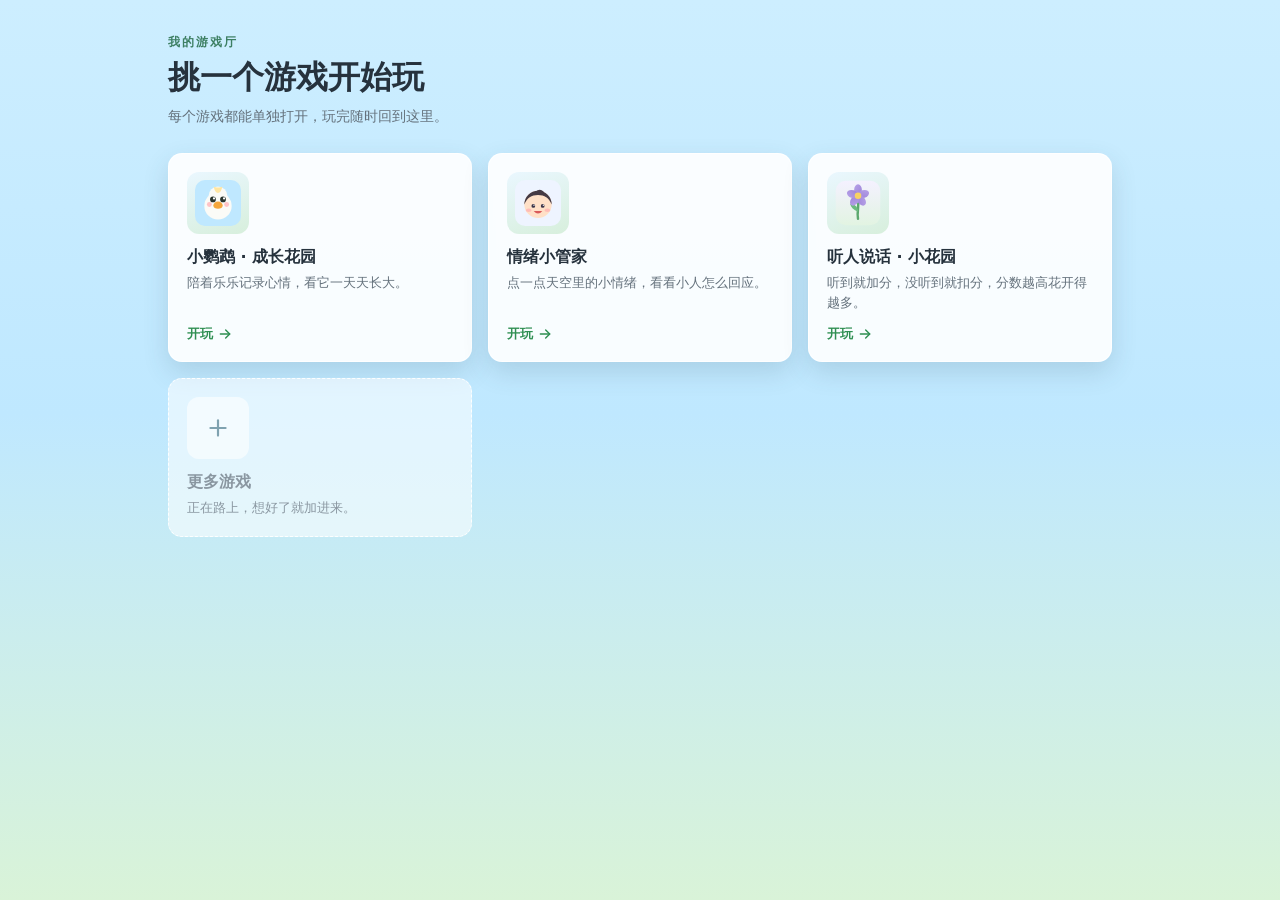
<file: index.html>
<!doctype html>
<html lang="zh-CN">
  <head>
    <meta charset="UTF-8" />
    <meta name="viewport" content="width=device-width, initial-scale=1, viewport-fit=cover" />
    <meta name="theme-color" content="#bfe8ff" />
    <meta name="description" content="我的小游戏厅：挑一个游戏开始玩。" />
    <link rel="icon" href="./favicon.svg" type="image/svg+xml" />
    <title>我的游戏厅</title>
    <link rel="stylesheet" href="./lobby.css" />
  </head>
  <body>
    <main class="lobby">
      <header class="lobby-header">
        <p class="eyebrow">我的游戏厅</p>
        <h1>挑一个游戏开始玩</h1>
        <p class="lobby-sub">每个游戏都能单独打开，玩完随时回到这里。</p>
      </header>

      <!--
        新增游戏：在下面 .game-grid 里加一个 <a class="game-card">，
        并把 games/<目录>/ 建好。字段约定见 AGENTS.md。
      -->
      <ul class="game-grid">
        <li>
          <a class="game-card" href="./games/parrot/index.html">
            <span class="card-cover" aria-hidden="true">
              <img src="./favicon.svg" alt="" width="64" height="64" />
            </span>
            <span class="card-body">
              <span class="card-title">小鹦鹉 · 成长花园</span>
              <span class="card-desc">陪着乐乐记录心情，看它一天天长大。</span>
            </span>
            <span class="card-go" aria-hidden="true">
              开玩
              <svg viewBox="0 0 24 24">
                <path d="M5 12h14"></path>
                <path d="m13 6 6 6-6 6"></path>
              </svg>
            </span>
          </a>
        </li>

        <li>
          <a class="game-card" href="./games/emotion/index.html">
            <span class="card-cover" aria-hidden="true">
              <img src="./games/emotion/favicon.svg" alt="" width="64" height="64" />
            </span>
            <span class="card-body">
              <span class="card-title">情绪小管家</span>
              <span class="card-desc">点一点天空里的小情绪，看看小人怎么回应。</span>
            </span>
            <span class="card-go" aria-hidden="true">
              开玩
              <svg viewBox="0 0 24 24">
                <path d="M5 12h14"></path>
                <path d="m13 6 6 6-6 6"></path>
              </svg>
            </span>
          </a>
        </li>

        <li>
          <a class="game-card" href="./games/listen-garden/index.html">
            <span class="card-cover" aria-hidden="true">
              <img src="./games/listen-garden/favicon.svg" alt="" width="64" height="64" />
            </span>
            <span class="card-body">
              <span class="card-title">听人说话 · 小花园</span>
              <span class="card-desc">听到就加分，没听到就扣分，分数越高花开得越多。</span>
            </span>
            <span class="card-go" aria-hidden="true">
              开玩
              <svg viewBox="0 0 24 24">
                <path d="M5 12h14"></path>
                <path d="m13 6 6 6-6 6"></path>
              </svg>
            </span>
          </a>
        </li>

        <li>
          <div class="game-card is-soon" role="note">
            <span class="card-cover" aria-hidden="true">
              <svg viewBox="0 0 24 24">
                <path d="M12 5v14"></path>
                <path d="M5 12h14"></path>
              </svg>
            </span>
            <span class="card-body">
              <span class="card-title">更多游戏</span>
              <span class="card-desc">正在路上，想好了就加进来。</span>
            </span>
          </div>
        </li>
      </ul>
    </main>
  </body>
</html>
</file>
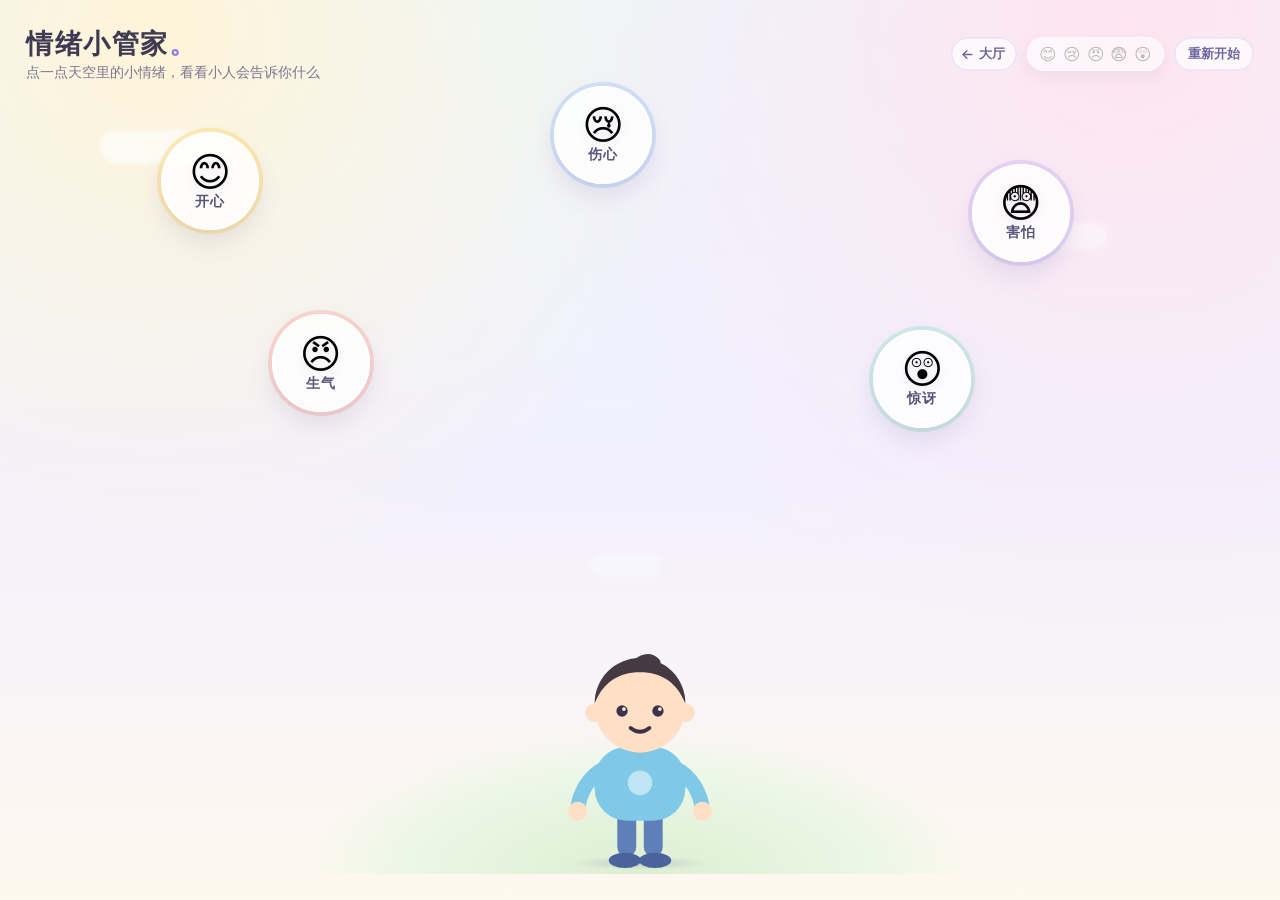
<file: games/emotion/index.html>
<!DOCTYPE html>
<html lang="zh-CN">
<head>
<meta charset="UTF-8">
<meta name="viewport" content="width=device-width, initial-scale=1.0">
<title>情绪小管家</title>
<link rel="icon" href="./favicon.svg" type="image/svg+xml">
<link rel="stylesheet" href="./styles.css">
</head>
<body>
<div class="game">

  <header class="topbar">
    <div class="title-wrap">
      <h1>情绪小管家<span class="dot">。</span></h1>
      <p class="subtitle">点一点天空里的小情绪，看看小人会告诉你什么</p>
    </div>
    <div class="tools">
      <a class="back-to-lobby" href="../../index.html" aria-label="返回游戏大厅">
        <svg viewBox="0 0 24 24" aria-hidden="true">
          <path d="M19 12H5"></path>
          <path d="m11 6-6 6 6 6"></path>
        </svg>
        <span>大厅</span>
      </a>
      <div class="stars" aria-label="已经认识的情绪">
        <span class="star" data-emotion="happy" title="开心">😊</span>
        <span class="star" data-emotion="sad" title="伤心">😢</span>
        <span class="star" data-emotion="angry" title="生气">😠</span>
        <span class="star" data-emotion="scared" title="害怕">😨</span>
        <span class="star" data-emotion="surprised" title="惊讶">😲</span>
      </div>
      <button class="ghost" id="resetBtn" type="button">重新开始</button>
    </div>
  </header>

  <main class="sky" id="sky">
    <div class="cloud c1"></div>
    <div class="cloud c2"></div>
    <div class="cloud c3"></div>

    <div class="slot" data-pos="happy" style="left:15%;top:18%;animation-delay:-.4s">
      <button class="emotion" type="button" data-emotion="happy" aria-label="开心">
        <span class="face" aria-hidden="true">😊</span>
        <span class="name">开心</span>
      </button>
    </div>

    <div class="slot" data-pos="sad" style="left:47%;top:9%;animation-delay:-2.1s">
      <button class="emotion" type="button" data-emotion="sad" aria-label="伤心">
        <span class="face" aria-hidden="true">😢</span>
        <span class="name">伤心</span>
      </button>
    </div>

    <div class="slot" data-pos="angry" style="left:24%;top:53%;animation-delay:-3.2s">
      <button class="emotion" type="button" data-emotion="angry" aria-label="生气">
        <span class="face" aria-hidden="true">😠</span>
        <span class="name">生气</span>
      </button>
    </div>

    <div class="slot" data-pos="scared" style="left:81%;top:24%;animation-delay:-1.2s">
      <button class="emotion" type="button" data-emotion="scared" aria-label="害怕">
        <span class="face" aria-hidden="true">😨</span>
        <span class="name">害怕</span>
      </button>
    </div>

    <div class="slot" data-pos="surprised" style="left:73%;top:56%;animation-delay:-2.8s">
      <button class="emotion" type="button" data-emotion="surprised" aria-label="惊讶">
        <span class="face" aria-hidden="true">😲</span>
        <span class="name">惊讶</span>
      </button>
    </div>
  </main>

  <section class="ground">
    <div class="shadow" aria-hidden="true"></div>

    <div class="person" id="person">
      <div class="halo" aria-hidden="true"></div>
      <div class="bubble" id="bubble" role="status" aria-live="polite"></div>
      <div class="surprise-mark" id="surpriseMark" aria-hidden="true">！</div>

      <svg viewBox="0 0 220 262" role="img" aria-label="情绪小管家小人">
        <!-- 腿 -->
        <rect x="86" y="196" width="20" height="50" rx="10" fill="#5f7fb8"/>
        <rect x="114" y="196" width="20" height="50" rx="10" fill="#5f7fb8"/>
        <ellipse cx="94" cy="250" rx="17" ry="8" fill="#4a639a"/>
        <ellipse cx="126" cy="250" rx="17" ry="8" fill="#4a639a"/>
        <!-- 手臂 -->
        <path d="M74 152 C 54 162, 46 180, 44 196" fill="none" stroke="#7fc8e8" stroke-width="16" stroke-linecap="round"/>
        <path d="M146 152 C 166 162, 174 180, 176 196" fill="none" stroke="#7fc8e8" stroke-width="16" stroke-linecap="round"/>
        <circle cx="44" cy="198" r="10" fill="#ffe0c7"/>
        <circle cx="176" cy="198" r="10" fill="#ffe0c7"/>
        <!-- 身体 -->
        <rect x="62" y="130" width="96" height="78" rx="34" fill="#7fc8e8"/>
        <circle cx="110" cy="168" r="13" fill="#ffffff" opacity=".5"/>
        <!-- 脖子 -->
        <rect x="98" y="116" width="24" height="20" rx="10" fill="#f2c6a9"/>
        <!-- 耳朵 -->
        <circle cx="62" cy="94" r="10" fill="#ffe0c7"/>
        <circle cx="158" cy="94" r="10" fill="#ffe0c7"/>
        <!-- 头 -->
        <circle cx="110" cy="88" r="48" fill="#ffe0c7"/>
        <!-- 头发 -->
        <path d="M62 84 a48 48 0 0 1 96 0 c-9-22-25-33-48-33 s-39 11-48 33 z" fill="#453a44"/>
        <path d="M104 42 q14-12 24-2" fill="none" stroke="#453a44" stroke-width="7" stroke-linecap="round"/>

        <!-- 表情：平静 -->
        <g class="face face-idle">
          <circle cx="91" cy="92" r="6" fill="#3b3448"/>
          <circle cx="129" cy="92" r="6" fill="#3b3448"/>
          <circle cx="93" cy="90" r="2" fill="#fff" opacity=".9"/>
          <circle cx="131" cy="90" r="2" fill="#fff" opacity=".9"/>
          <path d="M100 110 q10 8 20 0" fill="none" stroke="#3b3448" stroke-width="4" stroke-linecap="round"/>
        </g>

        <!-- 表情：开心 -->
        <g class="face face-happy">
          <path d="M82 94 q9 -13 18 0" fill="none" stroke="#3b3448" stroke-width="5" stroke-linecap="round"/>
          <path d="M120 94 q9 -13 18 0" fill="none" stroke="#3b3448" stroke-width="5" stroke-linecap="round"/>
          <path d="M94 106 q16 19 32 0 z" fill="#d95a5a"/>
          <ellipse cx="74" cy="108" rx="9" ry="5" fill="#ffb0b0" opacity=".7"/>
          <ellipse cx="146" cy="108" rx="9" ry="5" fill="#ffb0b0" opacity=".7"/>
        </g>

        <!-- 表情：伤心 -->
        <g class="face face-sad">
          <path d="M79 85 Q90 81 101 75" fill="none" stroke="#3b3448" stroke-width="4" stroke-linecap="round"/>
          <path d="M141 85 Q130 81 119 75" fill="none" stroke="#3b3448" stroke-width="4" stroke-linecap="round"/>
          <circle cx="91" cy="95" r="5.5" fill="#3b3448"/>
          <circle cx="129" cy="95" r="5.5" fill="#3b3448"/>
          <ellipse cx="80" cy="108" rx="4" ry="6.5" fill="#9ed6f7"/>
          <path d="M99 121 q11 -11 22 0" fill="none" stroke="#3b3448" stroke-width="4.5" stroke-linecap="round"/>
        </g>

        <!-- 表情：生气 -->
        <g class="face face-angry">
          <path d="M80 76 l18 8" fill="none" stroke="#3b3448" stroke-width="5" stroke-linecap="round"/>
          <path d="M140 76 l-18 8" fill="none" stroke="#3b3448" stroke-width="5" stroke-linecap="round"/>
          <ellipse cx="91" cy="94" rx="6" ry="5" fill="#3b3448"/>
          <ellipse cx="129" cy="94" rx="6" ry="5" fill="#3b3448"/>
          <path d="M98 118 q12 -9 24 0" fill="none" stroke="#3b3448" stroke-width="5" stroke-linecap="round"/>
          <path d="M152 60 l7 -9 M160 66 l10 -7" stroke="#ff9a8a" stroke-width="4" stroke-linecap="round" fill="none"/>
        </g>

        <!-- 表情：害怕 -->
        <g class="face face-scared">
          <path d="M79 74 q11 -9 22 -2" fill="none" stroke="#3b3448" stroke-width="4" stroke-linecap="round"/>
          <path d="M141 74 q-11 -9 -22 -2" fill="none" stroke="#3b3448" stroke-width="4" stroke-linecap="round"/>
          <circle cx="91" cy="93" r="9" fill="#fff" stroke="#3b3448" stroke-width="2"/>
          <circle cx="129" cy="93" r="9" fill="#fff" stroke="#3b3448" stroke-width="2"/>
          <circle cx="91" cy="95" r="3.5" fill="#3b3448"/>
          <circle cx="129" cy="95" r="3.5" fill="#3b3448"/>
          <ellipse cx="110" cy="116" rx="7" ry="9" fill="#8a5a5a"/>
        </g>

        <!-- 表情：惊讶 -->
        <g class="face face-surprised">
          <path d="M80 66 q11 -9 21 -3" fill="none" stroke="#3b3448" stroke-width="3.6" stroke-linecap="round"/>
          <path d="M140 66 q-11 -9 -21 -3" fill="none" stroke="#3b3448" stroke-width="3.6" stroke-linecap="round"/>
          <circle cx="91" cy="93" r="10" fill="#fff" stroke="#3b3448" stroke-width="2"/>
          <circle cx="129" cy="93" r="10" fill="#fff" stroke="#3b3448" stroke-width="2"/>
          <circle cx="91" cy="93" r="4" fill="#3b3448"/>
          <circle cx="129" cy="93" r="4" fill="#3b3448"/>
          <ellipse cx="110" cy="117" rx="10" ry="12" fill="#8a5a5a"/>
        </g>
      </svg>
    </div>
  </section>
</div>

<script src="./app.js"></script>
</body>
</html>
</file>
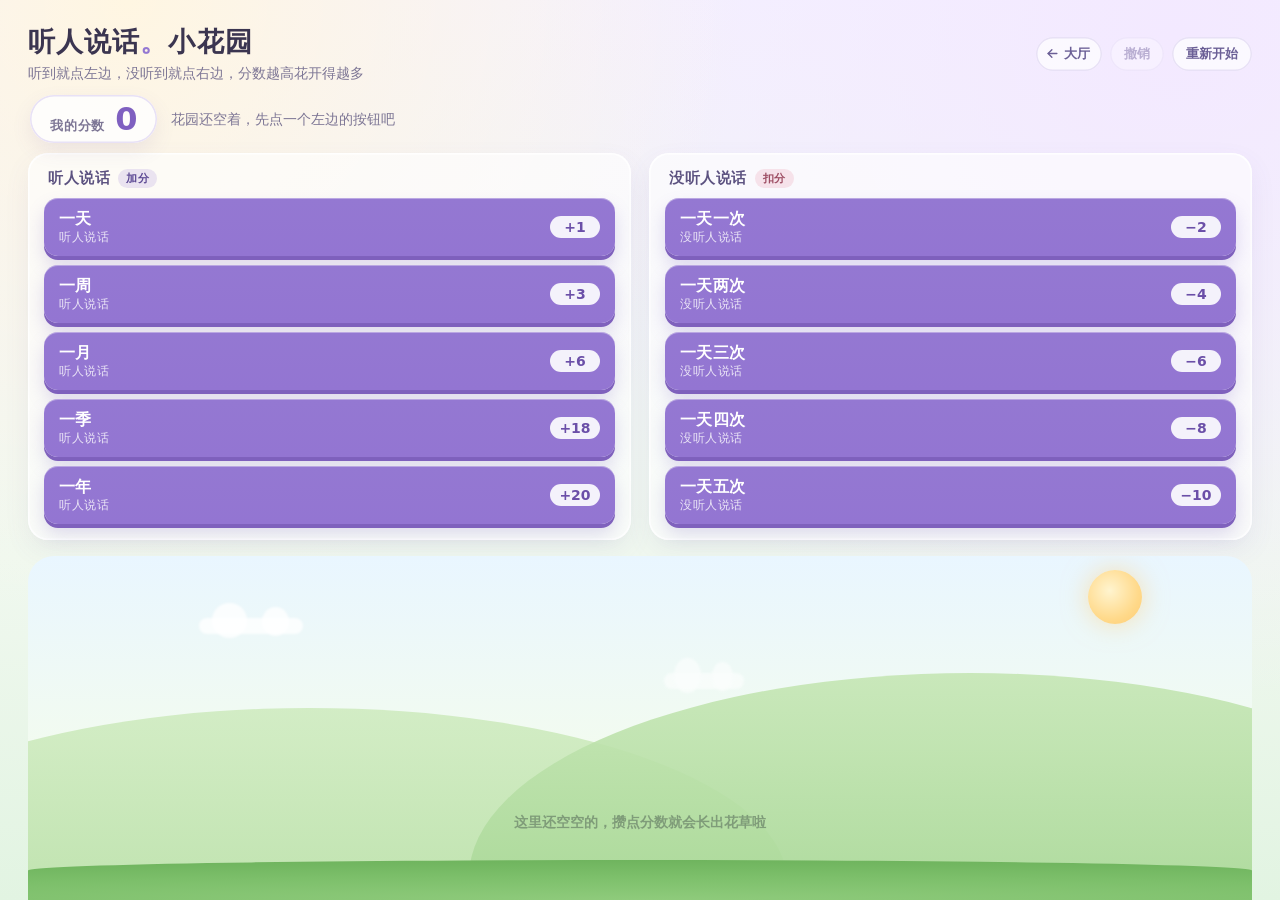
<file: games/listen-garden/index.html>
<!DOCTYPE html>
<html lang="zh-CN">
<head>
<meta charset="UTF-8">
<meta name="viewport" content="width=device-width, initial-scale=1.0, viewport-fit=cover">
<meta name="theme-color" content="#f3efff">
<meta name="description" content="听人说话的小花园：听到就加分，没听到就扣分，分数越高花开得越多。">
<title>听人说话 · 小花园</title>
<link rel="icon" href="./favicon.svg" type="image/svg+xml">
<link rel="stylesheet" href="./styles.css">
</head>
<body>
<div class="game">

  <header class="topbar">
    <div class="title-wrap">
      <h1>听人说话<span class="dot">。</span>小花园</h1>
      <p class="subtitle">听到就点左边，没听到就点右边，分数越高花开得越多</p>
    </div>
    <div class="tools">
      <a class="back-to-lobby" href="../../index.html" aria-label="返回游戏大厅">
        <svg viewBox="0 0 24 24" aria-hidden="true">
          <path d="M19 12H5"></path>
          <path d="m11 6-6 6 6 6"></path>
        </svg>
        <span>大厅</span>
      </a>
      <button class="ghost" id="undoBtn" type="button" disabled>撤销</button>
      <button class="ghost" id="resetBtn" type="button">重新开始</button>
    </div>
  </header>

  <section class="scoreboard">
    <div class="score-pill">
      <span class="score-label">我的分数</span>
      <strong class="score-value" id="scoreValue">0</strong>
    </div>
    <p class="score-tip" id="scoreTip" role="status" aria-live="polite">花园还空着，先点一个左边的按钮吧</p>
  </section>

  <main class="panels">
    <section class="panel" aria-labelledby="gainTitle">
      <h2 class="panel-title" id="gainTitle">
        听人说话
        <span class="panel-tag">加分</span>
      </h2>
      <div class="btn-list">
        <button class="score-btn" type="button" data-delta="1">
          <span class="btn-text"><b>一天</b><span>听人说话</span></span>
          <span class="btn-score">+1</span>
        </button>
        <button class="score-btn" type="button" data-delta="3">
          <span class="btn-text"><b>一周</b><span>听人说话</span></span>
          <span class="btn-score">+3</span>
        </button>
        <button class="score-btn" type="button" data-delta="6">
          <span class="btn-text"><b>一月</b><span>听人说话</span></span>
          <span class="btn-score">+6</span>
        </button>
        <button class="score-btn" type="button" data-delta="18">
          <span class="btn-text"><b>一季</b><span>听人说话</span></span>
          <span class="btn-score">+18</span>
        </button>
        <button class="score-btn" type="button" data-delta="20">
          <span class="btn-text"><b>一年</b><span>听人说话</span></span>
          <span class="btn-score">+20</span>
        </button>
      </div>
    </section>

    <section class="panel" aria-labelledby="loseTitle">
      <h2 class="panel-title" id="loseTitle">
        没听人说话
        <span class="panel-tag panel-tag--warn">扣分</span>
      </h2>
      <div class="btn-list">
        <button class="score-btn" type="button" data-delta="-2">
          <span class="btn-text"><b>一天一次</b><span>没听人说话</span></span>
          <span class="btn-score">−2</span>
        </button>
        <button class="score-btn" type="button" data-delta="-4">
          <span class="btn-text"><b>一天两次</b><span>没听人说话</span></span>
          <span class="btn-score">−4</span>
        </button>
        <button class="score-btn" type="button" data-delta="-6">
          <span class="btn-text"><b>一天三次</b><span>没听人说话</span></span>
          <span class="btn-score">−6</span>
        </button>
        <button class="score-btn" type="button" data-delta="-8">
          <span class="btn-text"><b>一天四次</b><span>没听人说话</span></span>
          <span class="btn-score">−8</span>
        </button>
        <button class="score-btn" type="button" data-delta="-10">
          <span class="btn-text"><b>一天五次</b><span>没听人说话</span></span>
          <span class="btn-score">−10</span>
        </button>
      </div>
    </section>
  </main>

  <section class="garden" id="garden" aria-label="小花园，分数越高花开得越多">
    <span class="sun" aria-hidden="true"></span>
    <span class="cloud cloud-a" aria-hidden="true"></span>
    <span class="cloud cloud-b" aria-hidden="true"></span>
    <div class="garden-hill hill-a" aria-hidden="true"></div>
    <div class="garden-hill hill-b" aria-hidden="true"></div>
    <div class="plants" id="plants" aria-hidden="true"></div>
    <div class="grass-edge" aria-hidden="true"></div>
  </section>

</div>

<script src="./app.js"></script>
</body>
</html>
</file>
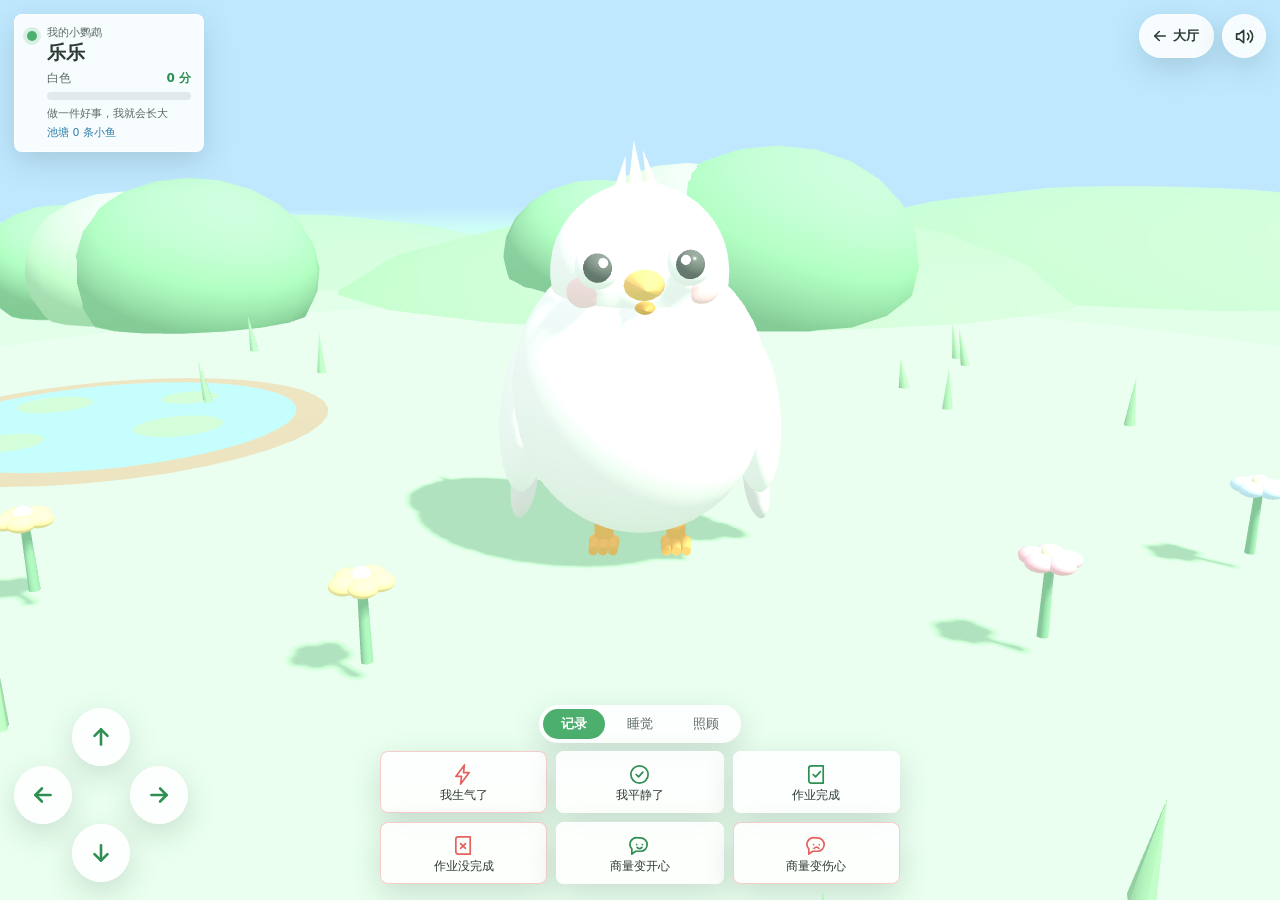
<file: games/parrot/index.html>
<!doctype html>
<html lang="zh-CN">
  <head>
    <meta charset="UTF-8" />
    <meta name="viewport" content="width=device-width, initial-scale=1, viewport-fit=cover" />
    <meta name="theme-color" content="#bfe8ff" />
    <meta name="description" content="一只会陪你管理情绪和学习的小鹦鹉。" />
    <link rel="icon" href="../../favicon.svg" type="image/svg+xml" />
    <title>小鹦鹉 · 成长花园</title>
    <link rel="stylesheet" href="./styles.css" />
  </head>
  <body>
    <main id="app">
      <canvas id="scene" aria-label="3D 小鹦鹉"></canvas>

      <div id="loading" class="loading" role="status">
        <div class="loading-bird" aria-hidden="true"></div>
        <p>小鹦鹉正在飞来...</p>
      </div>

      <div id="fallback" class="fallback" hidden>
        <h2>小鹦鹉飞不动了</h2>
        <p>这个浏览器好像打不开 3D。换一个浏览器，或者用手机、平板再试试。</p>
      </div>

      <header class="hud">
        <section class="pet-status" aria-label="小鹦鹉状态">
          <span class="status-dot" aria-hidden="true"></span>
          <div class="status-copy">
            <p class="eyebrow">我的小鹦鹉</p>
            <h1 id="pet-name">乐乐</h1>

            <div class="growth-row">
              <span id="level-text">白色</span>
              <strong id="score-text">0 分</strong>
            </div>
            <div class="growth-track" aria-hidden="true">
              <div id="growth-fill" class="growth-fill"></div>
            </div>
            <p id="growth-hint" class="growth-hint">做一件好事，我就会长大</p>
            <p id="pond-hint" class="pond-hint">池塘 0 条小鱼</p>
          </div>
        </section>

        <div class="hud-actions">
          <a class="back-to-lobby" href="../../index.html">
            <svg viewBox="0 0 24 24" aria-hidden="true">
              <path d="M19 12H5"></path>
              <path d="m11 6-6 6 6 6"></path>
            </svg>
            <span>大厅</span>
          </a>

          <button
            id="sound-toggle"
            class="icon-button"
            type="button"
            aria-label="关闭声音"
            aria-pressed="true"
          >
            <svg viewBox="0 0 24 24" aria-hidden="true" class="icon-on">
              <path d="M11 5 6 9H3v6h3l5 4V5Z"></path>
              <path d="M15.5 8.5a5 5 0 0 1 0 7"></path>
              <path d="M18.5 5.5a9 9 0 0 1 0 13"></path>
            </svg>
            <svg viewBox="0 0 24 24" aria-hidden="true" class="icon-off">
              <path d="M11 5 6 9H3v6h3l5 4V5Z"></path>
              <path d="m16 9 5 6"></path>
              <path d="m21 9-5 6"></path>
            </svg>
          </button>
        </div>
      </header>

      <p id="speech" class="speech" role="status" aria-live="polite"></p>
      <p id="interaction-hint" class="interaction-hint">点一点小鹦鹉，陪陪它</p>

      <div class="dpad" role="group" aria-label="带乐乐飞">
        <button id="move-forward" class="move-button dpad-up" type="button" aria-label="向前飞">
          <svg viewBox="0 0 24 24" aria-hidden="true">
            <path d="M12 19V5"></path>
            <path d="m6 11 6-6 6 6"></path>
          </svg>
        </button>
        <button id="move-left" class="move-button dpad-left" type="button" aria-label="向左飞">
          <svg viewBox="0 0 24 24" aria-hidden="true">
            <path d="M19 12H5"></path>
            <path d="m11 6-6 6 6 6"></path>
          </svg>
        </button>
        <button id="move-right" class="move-button dpad-right" type="button" aria-label="向右飞">
          <svg viewBox="0 0 24 24" aria-hidden="true">
            <path d="M5 12h14"></path>
            <path d="m13 6 6 6-6 6"></path>
          </svg>
        </button>
        <button id="move-back" class="move-button dpad-down" type="button" aria-label="向后飞">
          <svg viewBox="0 0 24 24" aria-hidden="true">
            <path d="M12 5v14"></path>
            <path d="m6 13 6 6 6-6"></path>
          </svg>
        </button>
      </div>

      <section id="anger-panel" class="anger-panel" hidden aria-live="polite">
        <div class="anger-top">
          <span class="anger-label">深呼吸</span>
          <strong id="anger-time">0:00</strong>
        </div>
        <p id="anger-hint" class="anger-hint">5 分钟内平静下来，我就会变回来</p>
        <button id="calm-button" class="calm-button" type="button">我平静了</button>
      </section>

      <footer class="dock" aria-label="和小鹦鹉一起记录">
        <div class="dock-tabs" role="tablist" aria-label="切换面板">
          <button
            class="dock-tab is-active"
            type="button"
            role="tab"
            aria-selected="true"
            data-tab="score"
          >
            记录
          </button>
          <button
            class="dock-tab"
            type="button"
            role="tab"
            aria-selected="false"
            data-tab="sleep"
          >
            睡觉
          </button>
          <button
            class="dock-tab"
            type="button"
            role="tab"
            aria-selected="false"
            data-tab="care"
          >
            照顾
          </button>
        </div>

        <div class="dock-panel" data-panel="score">
          <button class="score-button is-bad" type="button" data-action="angry">
            <svg viewBox="0 0 24 24" aria-hidden="true">
              <path d="M13 2 4 14h6l-1 8 9-12h-6l1-8Z"></path>
            </svg>
            <span>我生气了</span>
          </button>

          <button class="score-button is-good" type="button" data-action="calm">
            <svg viewBox="0 0 24 24" aria-hidden="true">
              <path d="M12 21a9 9 0 1 0 0-18 9 9 0 0 0 0 18Z"></path>
              <path d="m8.5 12 2.5 2.5 4.5-5"></path>
            </svg>
            <span>我平静了</span>
          </button>

          <button class="score-button is-good" type="button" data-action="homework-done">
            <svg viewBox="0 0 24 24" aria-hidden="true">
              <path d="M4 5.5A2.5 2.5 0 0 1 6.5 3H19v18H6.5A2.5 2.5 0 0 1 4 18.5v-13Z"></path>
              <path d="m8.5 12 2.5 2.5 5-5.5"></path>
            </svg>
            <span>作业完成</span>
          </button>

          <button class="score-button is-bad" type="button" data-action="homework-missed">
            <svg viewBox="0 0 24 24" aria-hidden="true">
              <path d="M4 5.5A2.5 2.5 0 0 1 6.5 3H19v18H6.5A2.5 2.5 0 0 1 4 18.5v-13Z"></path>
              <path d="m9 10 5 5"></path>
              <path d="m14 10-5 5"></path>
            </svg>
            <span>作业没完成</span>
          </button>

          <button class="score-button is-good" type="button" data-action="talk-happy">
            <svg viewBox="0 0 24 24" aria-hidden="true">
              <path d="M20 11a7 7 0 0 1-7 7H8l-4 3v-5.5A7 7 0 0 1 11 4h2a7 7 0 0 1 7 7Z"></path>
              <path d="M9 11h.01"></path>
              <path d="M15 11h.01"></path>
              <path d="M9.5 14c1.5 1.5 3.5 1.5 5 0"></path>
            </svg>
            <span>商量变开心</span>
          </button>

          <button class="score-button is-bad" type="button" data-action="talk-sad">
            <svg viewBox="0 0 24 24" aria-hidden="true">
              <path d="M20 11a7 7 0 0 1-7 7H8l-4 3v-5.5A7 7 0 0 1 11 4h2a7 7 0 0 1 7 7Z"></path>
              <path d="M9 11h.01"></path>
              <path d="M15 11h.01"></path>
              <path d="M9.5 15c1.5-1.5 3.5-1.5 5 0"></path>
            </svg>
            <span>商量变伤心</span>
          </button>
        </div>

        <div class="dock-panel" data-panel="sleep" hidden>
          <button class="score-button is-bad" type="button" data-action="sleep-drag">
            <svg viewBox="0 0 24 24" aria-hidden="true">
              <path d="M12 21a9 9 0 1 0 0-18 9 9 0 0 0 0 18Z"></path>
              <path d="M12 7.5V12l3 2"></path>
            </svg>
            <span>睡前事情拖拉</span>
          </button>

          <button class="score-button is-bad" type="button" data-action="sleep-wake">
            <svg viewBox="0 0 24 24" aria-hidden="true">
              <path d="M3 10.5 12 3l9 7.5"></path>
              <path d="M5 9.5V20h14V9.5"></path>
              <path d="M9 20v-5h6v5"></path>
            </svg>
            <span>半夜醒来</span>
          </button>

          <button class="score-button is-bad" type="button" data-action="sleep-chat">
            <svg viewBox="0 0 24 24" aria-hidden="true">
              <path d="M20 10a6 6 0 0 1-6 6H8l-4 3v-5.5A6 6 0 0 1 10 4h4a6 6 0 0 1 6 6Z"></path>
              <path d="M9 10h.01"></path>
              <path d="M12 13h.01"></path>
              <path d="M15 10h.01"></path>
            </svg>
            <span>半夜和妹妹聊天</span>
          </button>

          <button class="score-button is-good" type="button" data-action="sleep-good">
            <svg viewBox="0 0 24 24" aria-hidden="true">
              <path d="M20 14.5A8 8 0 0 1 9.5 4a8 8 0 1 0 10.5 10.5Z"></path>
              <path d="m16.5 7 .9 1.9 2.1.3-1.5 1.4.4 2-1.9-1-1.9 1 .4-2-1.5-1.4 2.1-.3Z"></path>
            </svg>
            <span>睡得香</span>
          </button>

          <button id="undo-button" class="undo-button" type="button">
            <svg viewBox="0 0 24 24" aria-hidden="true">
              <path d="M9 7H5V3"></path>
              <path d="M5 7a8 8 0 1 1-1 7"></path>
            </svg>
            <span>点错了，加回来</span>
          </button>
        </div>

        <div class="dock-panel" data-panel="care" hidden>
          <button class="care-button" type="button" data-action="pat">
            <svg viewBox="0 0 24 24" aria-hidden="true">
              <path d="M8 11V5.5a1.5 1.5 0 0 1 3 0V11"></path>
              <path d="M11 10V4.5a1.5 1.5 0 0 1 3 0V10"></path>
              <path d="M14 10V6a1.5 1.5 0 0 1 3 0v5"></path>
              <path d="M8 10.5 6.8 9.3a1.5 1.5 0 0 0-2.3 1.9L7 16a6 6 0 0 0 5.2 3H13a6 6 0 0 0 6-6V9a1.5 1.5 0 0 0-3 0"></path>
            </svg>
            <span>摸摸头</span>
          </button>

          <button class="care-button" type="button" data-action="brush">
            <svg viewBox="0 0 24 24" aria-hidden="true">
              <path d="m14.5 4.5 5 5"></path>
              <path d="m4 20 10.5-10.5"></path>
              <path d="M11 6.5 15.5 2l6.5 6.5-4.5 4.5"></path>
              <path d="m4 20 2 .5.5-2"></path>
            </svg>
            <span>梳梳毛</span>
          </button>

          <button class="care-button" type="button" data-action="feed">
            <svg viewBox="0 0 24 24" aria-hidden="true">
              <path d="M5 11h14l-1.3 9H6.3L5 11Z"></path>
              <path d="M8 11V8a4 4 0 0 1 8 0v3"></path>
              <path d="M9 15h6"></path>
            </svg>
            <span>喂一口</span>
          </button>

          <button class="care-button" type="button" data-action="talk">
            <svg viewBox="0 0 24 24" aria-hidden="true">
              <path d="M20 11a7 7 0 0 1-7 7H8l-4 3v-5.5A7 7 0 0 1 11 4h2a7 7 0 0 1 7 7Z"></path>
              <path d="M9 11h.01"></path>
              <path d="M13 11h.01"></path>
              <path d="M17 11h.01"></path>
            </svg>
            <span>叫一声</span>
          </button>
        </div>
      </footer>
    </main>

    <script src="../../vendor/three.min.js"></script>
    <script src="./app.js"></script>
  </body>
</html>
</file>
<file: lobby.css>
/* 游戏大厅：根目录首页就是这一页，只放游戏入口，不含任何游戏逻辑。 */

:root {
  --ink: #26323d;
  --ink-soft: #64717c;
  --panel: rgba(255, 255, 255, 0.9);
  --panel-line: rgba(255, 255, 255, 0.92);
  --shadow: 0 10px 26px rgba(48, 78, 96, 0.16);
  --shadow-lift: 0 18px 38px rgba(48, 78, 96, 0.22);
  --sun: #ffb347;
  --radius: 14px;
  --safe-top: env(safe-area-inset-top, 0px);
  --safe-bottom: env(safe-area-inset-bottom, 0px);
  --safe-left: env(safe-area-inset-left, 0px);
  --safe-right: env(safe-area-inset-right, 0px);
}

* {
  box-sizing: border-box;
}

html,
body {
  margin: 0;
  padding: 0;
  min-height: 100%;
}

body {
  font-family: "PingFang SC", "Hiragino Sans GB", "Microsoft YaHei", "Segoe UI",
    system-ui, sans-serif;
  color: var(--ink);
  background: linear-gradient(180deg, #cdeeff 0%, #bfe8ff 46%, #d9f3d8 100%);
  background-attachment: fixed;
  -webkit-tap-highlight-color: transparent;
}

.lobby {
  width: 100%;
  max-width: 980px;
  margin: 0 auto;
  padding: calc(var(--safe-top) + 34px) calc(var(--safe-right) + 18px)
    calc(var(--safe-bottom) + 40px) calc(var(--safe-left) + 18px);
}

.lobby-header {
  margin: 0 0 26px;
}

.eyebrow {
  margin: 0 0 6px;
  font-size: 12px;
  font-weight: 700;
  letter-spacing: 0.16em;
  color: #3d7f63;
}

.lobby-header h1 {
  margin: 0;
  font-size: clamp(23px, 4.6vw, 32px);
  line-height: 1.25;
}

.lobby-sub {
  margin: 8px 0 0;
  color: var(--ink-soft);
  font-size: 14px;
  line-height: 1.6;
}

/* ---------- 九宫格 ---------- */

.game-grid {
  display: grid;
  grid-template-columns: repeat(auto-fill, minmax(240px, 1fr));
  gap: 16px;
  margin: 0;
  padding: 0;
  list-style: none;
}

.game-card {
  display: flex;
  flex-direction: column;
  gap: 12px;
  height: 100%;
  padding: 18px;
  border: 1px solid var(--panel-line);
  border-radius: var(--radius);
  background: var(--panel);
  box-shadow: var(--shadow);
  color: inherit;
  text-decoration: none;
  transition: transform 180ms ease, box-shadow 180ms ease;
}

a.game-card:hover,
a.game-card:focus-visible {
  transform: translateY(-3px);
  box-shadow: var(--shadow-lift);
}

a.game-card:focus-visible {
  outline: 3px solid #4a8fd4;
  outline-offset: 3px;
}

a.game-card:active {
  transform: translateY(-1px) scale(0.99);
}

.card-cover {
  display: grid;
  place-items: center;
  width: 62px;
  height: 62px;
  border-radius: 12px;
  background: linear-gradient(160deg, #eaf7ff 0%, #d7efdc 100%);
}

.card-cover img {
  width: 46px;
  height: 46px;
  display: block;
}

.card-cover svg {
  width: 26px;
  height: 26px;
  fill: none;
  stroke: #7fa2b0;
  stroke-width: 2;
  stroke-linecap: round;
  stroke-linejoin: round;
}

.card-body {
  display: flex;
  flex-direction: column;
  gap: 5px;
  flex: 1;
}

.card-title {
  font-size: 16px;
  font-weight: 700;
  line-height: 1.35;
}

.card-desc {
  color: var(--ink-soft);
  font-size: 13px;
  line-height: 1.55;
}

.card-go {
  display: inline-flex;
  align-items: center;
  gap: 4px;
  align-self: flex-start;
  font-size: 13px;
  font-weight: 700;
  color: #2f8f52;
}

.card-go svg {
  width: 16px;
  height: 16px;
  fill: none;
  stroke: currentColor;
  stroke-width: 2.1;
  stroke-linecap: round;
  stroke-linejoin: round;
}

/* 占位卡片：还没内容，不做成链接，也不给悬停反馈 */
.game-card.is-soon {
  border-style: dashed;
  background: rgba(255, 255, 255, 0.55);
  box-shadow: none;
  cursor: default;
}

.game-card.is-soon .card-cover {
  background: rgba(255, 255, 255, 0.6);
}

.game-card.is-soon .card-title,
.game-card.is-soon .card-desc {
  color: #8a97a1;
}

@media (max-width: 420px) {
  .game-grid {
    grid-template-columns: 1fr;
    gap: 12px;
  }

  .game-card {
    flex-direction: row;
    align-items: center;
    gap: 14px;
    padding: 14px;
  }

  .card-cover {
    flex: none;
    width: 54px;
    height: 54px;
  }

  .card-cover img {
    width: 40px;
    height: 40px;
  }

  .card-go span,
  .card-go {
    font-size: 12px;
  }
}

@media (prefers-reduced-motion: reduce) {
  a.game-card {
    transition: none;
  }

  a.game-card:hover,
  a.game-card:focus-visible {
    transform: none;
  }
}
</file>
<file: games/emotion/styles.css>
:root{
  --ink:#3d3a52;
  --muted:#7b7691;
  --line:#e7e2f4;
  --happy:#ffd86b;
  --sad:#a9c9f5;
  --angry:#ffb0a0;
  --scared:#c9b8f7;
  --surprised:#9fe3d0;
}
*{ box-sizing:border-box; }
html,body{ height:100%; margin:0; overflow-x:hidden; }
body{
  font-family:"PingFang SC","Hiragino Sans GB","Microsoft YaHei",system-ui,-apple-system,sans-serif;
  color:var(--ink);
  background:
    radial-gradient(circle at 12% 4%, #fff4d9 0%, transparent 40%),
    radial-gradient(circle at 88% 2%, #ffe4ef 0%, transparent 44%),
    linear-gradient(180deg,#eaf7ff 0%, #f2f0ff 52%, #fff8ee 100%);
  background-attachment:fixed;
  -webkit-tap-highlight-color:transparent;
  overflow:hidden;
}
button{ font-family:inherit; }

.game{
  position:relative;
  min-height:100vh;
  min-height:100dvh;
  display:flex;
  flex-direction:column;
  padding:clamp(12px,2.2vw,26px);
  gap:6px;
}

/* ---------- 顶部 ---------- */
.topbar{
  display:flex;
  align-items:center;
  justify-content:space-between;
  gap:14px;
  flex-wrap:wrap;
  position:relative;
  z-index:20;
}
.title-wrap{ display:flex; flex-direction:column; gap:2px; }
h1{
  margin:0;
  font-size:clamp(19px,2.5vw,27px);
  letter-spacing:.06em;
}
h1 .dot{ color:#8f7bea; }
.subtitle{
  margin:0;
  font-size:clamp(11px,1.45vw,14px);
  color:var(--muted);
}
.tools{ display:flex; align-items:center; gap:10px; }
.stars{
  display:flex;
  gap:4px;
  padding:5px 10px;
  background:rgba(255,255,255,.62);
  border:1px solid rgba(255,255,255,.9);
  border-radius:999px;
  box-shadow:0 6px 16px rgba(96,84,150,.08);
}
.star{
  font-size:clamp(14px,1.8vw,19px);
  filter:grayscale(1);
  opacity:.32;
  transform:scale(.88);
  transition:filter .35s, opacity .35s, transform .35s;
}
.star.on{ filter:none; opacity:1; transform:scale(1.08); }
.ghost{
  border:0;
  border-radius:999px;
  padding:8px 14px;
  font-size:clamp(11px,1.3vw,13px);
  font-weight:700;
  color:#6d67a0;
  background:rgba(255,255,255,.7);
  box-shadow:inset 0 0 0 1.5px var(--line);
  cursor:pointer;
  transition:transform .15s, background .2s;
}
.ghost:hover{ background:#fff; transform:translateY(-1px); }
.ghost:active{ transform:translateY(0) scale(.97); }

/* ---------- 返回游戏大厅（仓库统一约定） ---------- */
.back-to-lobby{
  display:inline-flex;
  align-items:center;
  gap:4px;
  height:34px;
  padding:0 12px 0 9px;
  border-radius:999px;
  background:rgba(255,255,255,.7);
  box-shadow:inset 0 0 0 1.5px var(--line);
  color:#6d67a0;
  font-size:clamp(11px,1.3vw,13px);
  font-weight:700;
  text-decoration:none;
  transition:transform .15s, background .2s;
}
.back-to-lobby:hover{ background:#fff; transform:translateY(-1px); }
.back-to-lobby:active{ transform:translateY(0) scale(.97); }
.back-to-lobby:focus-visible{ outline:3px solid #8f7bea; outline-offset:3px; }
.back-to-lobby svg{
  width:15px;
  height:15px;
  fill:none;
  stroke:currentColor;
  stroke-width:2.2;
  stroke-linecap:round;
  stroke-linejoin:round;
}

/* ---------- 情绪天空 ---------- */
.sky{
  position:relative;
  flex:1 1 auto;
  min-height:230px;
  z-index:5;
}
.cloud{
  position:absolute;
  border-radius:999px;
  background:rgba(255,255,255,.6);
  filter:blur(2px);
  pointer-events:none;
  animation:cloudDrift 26s ease-in-out infinite alternate;
}
.cloud.c1{ width:130px; height:34px; left:6%; top:8%; }
.cloud.c2{ width:90px; height:26px; right:12%; top:26%; animation-duration:34s; opacity:.7; }
.cloud.c3{ width:70px; height:22px; left:46%; bottom:6%; animation-duration:30s; opacity:.55; }
@keyframes cloudDrift{
  from{ transform:translateX(-14px); }
  to{ transform:translateX(18px); }
}

.slot{
  position:absolute;
  transform:translate(-50%,-50%);
  animation:floaty 5.6s ease-in-out infinite;
  z-index:6;
}
@keyframes floaty{
  0%,100%{ transform:translate(-50%,-50%); }
  50%{ transform:translate(-50%,calc(-50% - 12px)); }
}
.emotion{
  --c:var(--happy);
  display:flex;
  flex-direction:column;
  align-items:center;
  justify-content:center;
  gap:1px;
  width:clamp(66px,9vw,98px);
  height:clamp(66px,9vw,98px);
  padding:0;
  border:0;
  border-radius:50%;
  background:rgba(255,255,255,.82);
  box-shadow:
    0 12px 24px rgba(96,84,150,.14),
    inset 0 0 0 2px rgba(255,255,255,.95),
    0 0 0 4px color-mix(in srgb, var(--c) 45%, transparent);
  cursor:pointer;
  transition:transform .18s ease, box-shadow .18s ease;
}
@supports not (background: color-mix(in srgb, red 50%, transparent)){
  .emotion{ box-shadow:0 12px 24px rgba(96,84,150,.14), inset 0 0 0 2px rgba(255,255,255,.95); }
}
.emotion[data-emotion="happy"]{ --c:var(--happy); }
.emotion[data-emotion="sad"]{ --c:var(--sad); }
.emotion[data-emotion="angry"]{ --c:var(--angry); }
.emotion[data-emotion="scared"]{ --c:var(--scared); }
.emotion[data-emotion="surprised"]{ --c:var(--surprised); }

.emotion:hover{
  transform:scale(1.09);
  box-shadow:
    0 16px 30px rgba(96,84,150,.2),
    inset 0 0 0 2px #fff,
    0 0 0 5px color-mix(in srgb, var(--c) 60%, transparent);
}
.emotion:active{ transform:scale(.95); }
.emotion:focus-visible{
  outline:3px solid #8f7bea;
  outline-offset:4px;
}
.emotion .face{
  font-size:clamp(27px,4.1vw,40px);
  line-height:1;
  filter:drop-shadow(0 3px 4px rgba(96,84,150,.14));
}
.emotion .name{
  font-size:clamp(11px,1.4vw,14px);
  font-weight:800;
  letter-spacing:.08em;
  color:#5a547a;
}
.emotion.picked{ animation:picked .55s ease; }
@keyframes picked{
  0%{ transform:scale(1); }
  40%{ transform:scale(1.16) rotate(-3deg); }
  70%{ transform:scale(.98) rotate(2deg); }
  100%{ transform:scale(1); }
}

/* ---------- 地面与小主角 ---------- */
.ground{
  position:relative;
  height:clamp(200px,29vh,296px);
  display:flex;
  align-items:flex-end;
  justify-content:center;
  padding-bottom:2px;
  z-index:8;
}
.ground::before{
  content:"";
  position:absolute;
  left:50%;
  bottom:0;
  width:min(720px,96vw);
  height:70%;
  transform:translateX(-50%);
  background:radial-gradient(60% 100% at 50% 100%, #dcefd2 0%, #ecf7e6 55%, rgba(236,247,230,0) 78%);
  border-radius:50% 50% 0 0 / 80% 80% 0 0;
  pointer-events:none;
}
.shadow{
  position:absolute;
  left:50%;
  bottom:4px;
  width:clamp(96px,15vw,140px);
  height:14px;
  transform:translateX(-50%);
  background:radial-gradient(closest-side, rgba(90,80,130,.22), rgba(90,80,130,0));
  pointer-events:none;
}

.person{
  position:relative;
  width:clamp(148px,21vw,208px);
  transform-origin:50% 100%;
  z-index:9;
}
.person:not([class*="act-"]){ animation:idleSway 5.2s ease-in-out infinite; }
@keyframes idleSway{
  0%,100%{ transform:translateY(0); }
  50%{ transform:translateY(-5px); }
}
.person svg{ display:block; width:100%; height:auto; overflow:visible; }

.bubble{
  position:absolute;
  left:50%;
  bottom:calc(100% - 14px);
  transform:translate(-50%,10px) scale(.9);
  padding:10px 18px;
  max-width:78vw;
  border-radius:18px;
  border:2px solid var(--line);
  background:#fff;
  box-shadow:0 14px 30px rgba(90,80,140,.18);
  color:#4a4566;
  font-size:clamp(13px,1.85vw,19px);
  font-weight:800;
  letter-spacing:.02em;
  text-align:center;
  white-space:nowrap;
  opacity:0;
  pointer-events:none;
  transition:opacity .18s ease, transform .2s cubic-bezier(.2,1.4,.5,1);
  z-index:12;
}
.bubble::after{
  content:"";
  position:absolute;
  left:50%;
  bottom:-9px;
  width:14px;
  height:14px;
  background:#fff;
  border-right:2px solid var(--line);
  border-bottom:2px solid var(--line);
  transform:translateX(-50%) rotate(45deg);
  border-bottom-right-radius:3px;
}
.bubble.show{ opacity:1; transform:translate(-50%,0) scale(1); }

.surprise-mark{
  position:absolute;
  left:64%;
  top:-2%;
  font-size:clamp(30px,4.4vw,44px);
  font-weight:900;
  color:#ffb545;
  text-shadow:0 3px 0 #fff, 0 0 22px rgba(255,181,69,.55);
  opacity:0;
  pointer-events:none;
  z-index:13;
}
.surprise-mark.pop{ animation:markPop 1.5s ease-out forwards; }
@keyframes markPop{
  0%{ opacity:0; transform:translate(-50%,12px) scale(.4) rotate(-8deg); }
  22%{ opacity:1; transform:translate(-50%,-6px) scale(1.18) rotate(4deg); }
  55%{ opacity:1; transform:translate(-50%,-12px) scale(1) rotate(0deg); }
  100%{ opacity:0; transform:translate(-50%,-38px) scale(.9); }
}

.halo{
  position:absolute;
  inset:2% 6% 8%;
  border-radius:50%;
  background:radial-gradient(circle, rgba(160,210,255,.5), rgba(160,210,255,0) 70%);
  opacity:0;
  pointer-events:none;
  z-index:-1;
}
.person.mood-sad .halo{ animation:halo 3.4s ease-in-out 1; }
.person.mood-scared .halo{
  background:radial-gradient(circle, rgba(255,214,130,.55), rgba(255,214,130,0) 70%);
  animation:halo 2.6s ease-out .7s 1;
}
@keyframes halo{
  0%{ opacity:0; transform:scale(.65); }
  40%{ opacity:1; transform:scale(1.05); }
  100%{ opacity:0; transform:scale(1.45); }
}

/* 表情切换（只作用于小人 SVG 内的表情，不影响按钮里的 emoji） */
.person .face{ opacity:0; transition:opacity .18s ease; }
.person .face-idle{ opacity:1; }
.person[class*="mood-"] .face-idle{ opacity:0; }
.person.mood-happy .face-happy,
.person.mood-sad .face-sad,
.person.mood-angry .face-angry,
.person.mood-scared .face-scared,
.person.mood-surprised .face-surprised{ opacity:1; }

/* 动作 */
.person.act-happy{ animation:happyBounce 1.15s ease-in-out 2; }
@keyframes happyBounce{
  0%,100%{ transform:translateY(0) scale(1); }
  32%{ transform:translateY(-20px) scale(1.03); }
  58%{ transform:translateY(0) scale(.97); }
}
.person.act-sad{ animation:breathe 3.2s ease-in-out 1; }
@keyframes breathe{
  0%,100%{ transform:scale(1); }
  45%{ transform:scale(1.07); }
  72%{ transform:scale(1.02); }
}
.person.act-angry{ animation:hop .46s ease-in-out 6; }
@keyframes hop{
  0%,100%{ transform:translateY(0); }
  45%{ transform:translateY(-26px); }
}
.person.act-scared{ animation:shiver .12s linear 10, settle .9s ease-out 1.2s 1; }
@keyframes shiver{
  0%,100%{ transform:translateX(0); }
  25%{ transform:translateX(-4px); }
  75%{ transform:translateX(4px); }
}
@keyframes settle{ from{ transform:scale(1.03); } to{ transform:scale(1); } }
.person.act-surprised{ animation:startle 1.6s ease-out 1; }
@keyframes startle{
  0%{ transform:translateY(0) rotate(0); }
  22%{ transform:translateY(-16px) rotate(-2deg) scale(1.04); }
  45%{ transform:translateY(-8px) rotate(2deg); }
  100%{ transform:translateY(0) rotate(0) scale(1); }
}

.spark{
  position:absolute;
  bottom:66%;
  font-size:16px;
  pointer-events:none;
  animation:floatUp 1.5s ease-out forwards;
  z-index:2;
}
.spark.from-left{ left:0; }
.spark.from-right{ right:0; }
@keyframes floatUp{
  0%{ opacity:0; transform:translateY(0) scale(.6); }
  25%{ opacity:1; }
  100%{ opacity:0; transform:translateY(-80px) scale(1.1); }
}

@media (max-width:640px){
  body{ overflow-y:auto; }
  .game{ padding:14px 12px; }
  .topbar{ flex-direction:column; align-items:flex-start; gap:8px; }
  .tools{ width:100%; justify-content:space-between; }
  .stars{ padding:4px 8px; gap:2px; }
  .star{ font-size:15px; }

  /* 小屏改为六列网格（每个情绪占两列），避免情绪气泡超出画面 */
  .sky{
    display:grid;
    grid-template-columns:repeat(6,1fr);
    align-content:center;
    justify-items:center;
    column-gap:4px;
    row-gap:14px;
    padding:12px 0 18px;
    min-height:0;
  }
  .slot{
    position:static;
    transform:none;
    grid-column:span 2;
    animation:floatyY 5.6s ease-in-out infinite;
  }
  .slot[data-pos="scared"]{ grid-column:2 / span 2; }
  .slot[data-pos="surprised"]{ grid-column:4 / span 2; }
  .cloud{ display:none; }
  .emotion{ width:clamp(62px,20vw,84px); height:clamp(62px,20vw,84px); }
  .emotion .face{ font-size:clamp(25px,7.6vw,33px); }
  .emotion .name{ font-size:12px; }
  .bubble{ padding:9px 14px; }
  .ground{ height:clamp(180px,32vh,240px); }
  .cloud{ display:none; }
}
@keyframes floatyY{
  0%,100%{ transform:translateY(0); }
  50%{ transform:translateY(-10px); }
}
@media (max-height:640px){
  .ground{ height:190px; }
  .sky{ min-height:200px; }
}
@media (prefers-reduced-motion:reduce){
  .slot,.cloud{ animation:none; }
  .person{ animation-duration:.001s !important; }
}
</file>
<file: games/listen-garden/styles.css>
/* 听人说话 · 小花园
   左侧加分类按钮、右侧扣分类按钮，下方草地会随分数长花。 */

:root{
  --ink:#3b3550;
  --muted:#7d7695;
  --line:#e8e1f6;
  /* 紫色：不深不浅的中紫，按下时再深一点点 */
  --grape:#9478d2;
  --grape-deep:#7f60c0;
  --grape-soft:#b7a2e8;
  --warn:#e07a92;
  --leaf:#66b878;
  --sun:#ffd98a;
}

*{ box-sizing:border-box; }
html,body{ margin:0; }
body{
  min-height:100%;
  font-family:"PingFang SC","Hiragino Sans GB","Microsoft YaHei",system-ui,-apple-system,sans-serif;
  color:var(--ink);
  background:
    radial-gradient(circle at 10% 0%, #fff6e2 0%, transparent 42%),
    radial-gradient(circle at 92% 4%, #f3e9ff 0%, transparent 46%),
    linear-gradient(180deg,#f4f1ff 0%, #f0f8ef 62%, #e2f4e2 100%);
  background-attachment:fixed;
  -webkit-tap-highlight-color:transparent;
  overflow-x:hidden;
}
button{ font-family:inherit; }

.game{
  position:relative;
  min-height:100vh;
  min-height:100dvh;
  display:flex;
  flex-direction:column;
  gap:10px;
  padding:clamp(12px,2.2vw,24px) clamp(12px,2.6vw,28px) 0;
}

/* ---------- 顶部 ---------- */
.topbar{
  display:flex;
  align-items:center;
  justify-content:space-between;
  gap:14px;
  flex-wrap:wrap;
}
h1{
  margin:0;
  font-size:clamp(19px,2.6vw,27px);
  letter-spacing:.04em;
}
h1 .dot{ color:var(--grape); }
.subtitle{
  margin:3px 0 0;
  font-size:clamp(11px,1.4vw,13.5px);
  color:var(--muted);
  line-height:1.5;
}
.tools{ display:flex; align-items:center; gap:8px; flex-wrap:wrap; }

.back-to-lobby{
  display:inline-flex;
  align-items:center;
  gap:4px;
  height:34px;
  padding:0 12px 0 9px;
  border-radius:999px;
  background:rgba(255,255,255,.72);
  box-shadow:inset 0 0 0 1.5px var(--line);
  color:#6b5f96;
  font-size:clamp(11px,1.3vw,13px);
  font-weight:700;
  text-decoration:none;
  transition:transform .15s, background .2s;
}
.back-to-lobby:hover{ background:#fff; transform:translateY(-1px); }
.back-to-lobby:active{ transform:translateY(0) scale(.97); }
.back-to-lobby:focus-visible{ outline:3px solid var(--grape); outline-offset:3px; }
.back-to-lobby svg{
  width:15px;
  height:15px;
  fill:none;
  stroke:currentColor;
  stroke-width:2.2;
  stroke-linecap:round;
  stroke-linejoin:round;
}

.ghost{
  border:0;
  border-radius:999px;
  padding:8px 14px;
  font-size:clamp(11px,1.3vw,13px);
  font-weight:700;
  color:#6b5f96;
  background:rgba(255,255,255,.72);
  box-shadow:inset 0 0 0 1.5px var(--line);
  cursor:pointer;
  transition:transform .15s, background .2s, opacity .2s;
}
.ghost:hover:not(:disabled){ background:#fff; transform:translateY(-1px); }
.ghost:active:not(:disabled){ transform:translateY(0) scale(.97); }
.ghost:disabled{ opacity:.42; cursor:default; }
.ghost:focus-visible{ outline:3px solid var(--grape); outline-offset:3px; }

/* ---------- 分数 ---------- */
.scoreboard{
  display:flex;
  align-items:center;
  gap:14px;
  flex-wrap:wrap;
  padding:2px 2px 0;
}
.score-pill{
  position:relative;
  display:inline-flex;
  align-items:baseline;
  gap:10px;
  padding:8px 20px;
  border-radius:999px;
  background:rgba(255,255,255,.82);
  box-shadow:
    inset 0 0 0 1.5px var(--line),
    0 8px 20px rgba(108,88,160,.1);
}
.score-label{
  font-size:clamp(11px,1.3vw,13px);
  font-weight:700;
  color:var(--muted);
  letter-spacing:.06em;
}
.score-value{
  font-size:clamp(24px,3.2vw,32px);
  font-weight:900;
  line-height:1;
  color:var(--grape-deep);
  font-variant-numeric:tabular-nums;
  transition:color .25s;
}
.score-value.is-down{ color:var(--warn); }
.score-pill.bump{ animation:pillBump .42s ease; }
@keyframes pillBump{
  0%{ transform:scale(1); }
  40%{ transform:scale(1.07); }
  100%{ transform:scale(1); }
}

.score-tip{
  margin:0;
  font-size:clamp(11.5px,1.45vw,13.5px);
  color:var(--muted);
  line-height:1.5;
}

/* 单击时飘起来的小数字 */
.score-float{
  position:absolute;
  left:50%;
  top:-4px;
  font-size:clamp(15px,2vw,19px);
  font-weight:900;
  pointer-events:none;
  animation:floatScore 1s ease-out forwards;
  z-index:5;
  text-shadow:0 2px 6px rgba(255,255,255,.9);
}
.score-float.up{ color:#3f9f63; }
.score-float.down{ color:#d7627c; }
@keyframes floatScore{
  0%{ opacity:0; transform:translate(-50%,6px) scale(.8); }
  25%{ opacity:1; }
  100%{ opacity:0; transform:translate(-50%,-34px) scale(1.05); }
}

/* ---------- 左右两组按钮 ---------- */
.panels{
  display:grid;
  grid-template-columns:1fr 1fr;
  gap:clamp(10px,1.8vw,18px);
  align-items:start;
}
.panel{
  padding:clamp(10px,1.4vw,16px);
  border-radius:20px;
  background:rgba(255,255,255,.62);
  box-shadow:
    inset 0 0 0 1.5px rgba(255,255,255,.9),
    0 10px 26px rgba(108,88,160,.08);
}
.panel-title{
  display:flex;
  align-items:center;
  gap:8px;
  margin:0 0 10px;
  padding:0 4px;
  font-size:clamp(12.5px,1.6vw,14.5px);
  font-weight:800;
  letter-spacing:.04em;
  color:#5c5280;
}
.panel-tag{
  padding:2px 8px;
  border-radius:999px;
  font-size:11px;
  font-weight:800;
  letter-spacing:.04em;
  color:#5d4a94;
  background:rgba(156,130,216,.2);
}
.panel-tag--warn{
  color:#9d4d63;
  background:rgba(224,122,146,.18);
}

.btn-list{
  display:flex;
  flex-direction:column;
  gap:clamp(6px,.9vw,9px);
}

.score-btn{
  display:flex;
  align-items:center;
  justify-content:space-between;
  gap:10px;
  width:100%;
  padding:clamp(8px,1.1vw,11px) clamp(10px,1.3vw,15px);
  border:0;
  border-radius:14px;
  background:linear-gradient(180deg,var(--grape) 0%, #9375d2 100%);
  box-shadow:
    0 4px 0 #7f61bd,
    0 10px 18px rgba(120,94,190,.22),
    inset 0 1px 0 rgba(255,255,255,.35);
  color:#fff;
  cursor:pointer;
  text-align:left;
  transition:transform .14s ease, box-shadow .14s ease, filter .18s ease;
}
/* 悬停只稍微亮一点点，避免紫色忽深忽浅 */
.score-btn:hover{ filter:brightness(1.05); transform:translateY(-1px); }
.score-btn:active{
  transform:translateY(3px);
  box-shadow:
    0 1px 0 #7f61bd,
    0 5px 12px rgba(120,94,190,.22),
    inset 0 1px 0 rgba(255,255,255,.3);
}
.score-btn:focus-visible{ outline:3px solid #6f50b8; outline-offset:3px; }

.score-btn .btn-text{
  display:flex;
  flex-direction:column;
  gap:1px;
  min-width:0;
  line-height:1.25;
}
.score-btn .btn-text b{
  font-size:clamp(13px,1.75vw,16px);
  letter-spacing:.03em;
}
.score-btn .btn-text span{
  font-size:clamp(10.5px,1.2vw,12px);
  color:rgba(255,255,255,.82);
  letter-spacing:.05em;
}
.score-btn .btn-score{
  flex:none;
  display:inline-grid;
  place-items:center;
  min-width:clamp(40px,4.6vw,50px);
  padding:3px 8px;
  border-radius:999px;
  background:rgba(255,255,255,.9);
  color:#6b4fa8;
  font-size:clamp(12px,1.5vw,14px);
  font-weight:900;
  font-variant-numeric:tabular-nums;
}

.score-btn.ping{ animation:btnPing .34s ease; }
@keyframes btnPing{
  0%{ filter:brightness(1); }
  45%{ filter:brightness(1.22); }
  100%{ filter:brightness(1); }
}

/* ---------- 花园 ---------- */
.garden{
  position:relative;
  flex:1 1 auto;
  min-height:clamp(150px,24vh,240px);
  margin-top:6px;
  overflow:hidden;
  border-radius:26px 26px 0 0;
  background:linear-gradient(180deg,#e9f6ff 0%, #f2fbf0 55%, #ddf0d6 100%);
}
.sun{
  position:absolute;
  top:14px;
  right:9%;
  width:clamp(38px,5vw,54px);
  height:clamp(38px,5vw,54px);
  border-radius:50%;
  background:radial-gradient(circle at 40% 38%, #fff4cf 0%, var(--sun) 62%, #ffcb70 100%);
  box-shadow:0 0 26px rgba(255,205,120,.55);
  animation:sunGlow 6s ease-in-out infinite;
}
@keyframes sunGlow{
  0%,100%{ transform:scale(1); }
  50%{ transform:scale(1.05); }
}
.cloud{
  position:absolute;
  height:16px;
  border-radius:999px;
  background:rgba(255,255,255,.78);
  filter:blur(1px);
}
.cloud::before,
.cloud::after{
  content:"";
  position:absolute;
  border-radius:50%;
  background:inherit;
}
.cloud::before{ width:34%; height:220%; left:12%; top:-95%; }
.cloud::after{ width:26%; height:180%; right:14%; top:-70%; }
.cloud-a{ width:clamp(70px,9vw,104px); top:18%; left:14%; animation:drift 24s ease-in-out infinite alternate; }
.cloud-b{ width:clamp(52px,7vw,80px); top:34%; left:52%; opacity:.7; animation:drift 32s ease-in-out infinite alternate-reverse; }
@keyframes drift{
  from{ transform:translateX(-12px); }
  to{ transform:translateX(18px); }
}

.garden-hill{
  position:absolute;
  bottom:0;
  border-radius:50% 50% 0 0 / 90% 90% 0 0;
  pointer-events:none;
}
.hill-a{
  left:-16%;
  width:78%;
  height:56%;
  background:linear-gradient(180deg,#cdeabd 0%, #bbe1a9 100%);
  opacity:.85;
}
.hill-b{
  right:-18%;
  width:82%;
  height:66%;
  background:linear-gradient(180deg,#c5e6b4 0%, #a9d897 100%);
  opacity:.9;
}

.plants{
  position:absolute;
  inset:0;
}
.grass-edge{
  position:absolute;
  left:0;
  right:0;
  bottom:0;
  height:clamp(26px,4.5vh,46px);
  background:
    radial-gradient(120% 100% at 50% 100%, #8fcb7c 0%, #7cbf6a 60%, #6fb45e 100%);
  border-radius:50% 50% 0 0 / 26% 26% 0 0;
  pointer-events:none;
}

/* 单株植物：底部落地，左右摇一点 */
.plant{
  --s:1;
  position:absolute;
  bottom:clamp(10px,1.8vh,24px);
  width:calc(clamp(40px,5.6vw,64px) * var(--s));
  height:calc(clamp(52px,7.28vw,83px) * var(--s));
  transform-origin:50% 100%;
  animation:sway 5.6s ease-in-out infinite;
  pointer-events:none;
  filter:drop-shadow(0 4px 4px rgba(63,102,58,.14));
}
/* 后排稍微压暗、降低对比，让前后层次分得开 */
.plant.row-far{ opacity:.86; filter:saturate(.92) drop-shadow(0 3px 3px rgba(63,102,58,.12)); }
.plant.fade-out{ animation:fadeOut .34s ease forwards; }
@keyframes fadeOut{
  to{ opacity:0; transform:scale(.7) translateY(8px); }
}
.plant svg{
  display:block;
  width:100%;
  height:100%;
  overflow:visible;
}
.plant.pop-in{ animation:plantPop .5s cubic-bezier(.2,1.5,.5,1), sway 5.6s ease-in-out .5s infinite; }
@keyframes sway{
  0%,100%{ transform:rotate(-1.6deg); }
  50%{ transform:rotate(1.8deg); }
}
@keyframes plantPop{
  0%{ opacity:0; transform:scale(.4) translateY(14px); }
  60%{ opacity:1; transform:scale(1.08) translateY(-2px); }
  100%{ opacity:1; transform:scale(1) translateY(0); }
}

/* 新长出来的那株会闪一下光 */
.plant.sparkle::after{
  content:"";
  position:absolute;
  inset:-8% -18%;
  border-radius:50%;
  background:radial-gradient(circle, rgba(255,236,160,.75), rgba(255,236,160,0) 68%);
  animation:sparkle .9s ease-out forwards;
}
@keyframes sparkle{
  0%{ opacity:0; transform:scale(.5); }
  35%{ opacity:1; }
  100%{ opacity:0; transform:scale(1.35); }
}

.garden-empty{
  position:absolute;
  left:50%;
  bottom:clamp(30px,6vh,60px);
  transform:translateX(-50%);
  padding:0 10px;
  font-size:clamp(11.5px,1.5vw,14px);
  font-weight:700;
  color:#7f9c79;
  text-align:center;
  white-space:nowrap;
  pointer-events:none;
}

/* ---------- 小屏 ---------- */
@media (max-width:700px){
  .panels{ gap:10px; }
  .panel{ padding:9px; border-radius:16px; }
  .panel-title{ font-size:12px; margin-bottom:8px; }
  .score-btn{ padding:7px 9px; border-radius:12px; gap:6px; }
  .score-btn .btn-text b{ font-size:12.5px; }
  .score-btn .btn-text span{ font-size:10px; }
  .score-btn .btn-score{ min-width:34px; padding:2px 6px; font-size:11.5px; }
  .garden{ min-height:160px; }
  .score-tip{ flex-basis:100%; }
}
@media (max-width:420px){
  .topbar{ align-items:flex-start; }
  .tools{ width:100%; }
  .score-pill{ padding:6px 14px; }
  .garden{ min-height:140px; }
}
@media (prefers-reduced-motion:reduce){
  .plant,.cloud,.sun{ animation:none; }
  .score-pill.bump,.score-btn.ping{ animation:none; }
}
</file>
<file: games/parrot/styles.css>
:root {
  --ink: #2c3a33;
  --ink-soft: #5c6b63;
  --panel: rgba(255, 255, 255, 0.88);
  --panel-line: rgba(255, 255, 255, 0.9);
  --shadow: 0 10px 30px rgba(44, 74, 60, 0.18);
  --leaf: #4caf6d;
  --leaf-deep: #2f8f52;
  --sun: #ffb347;
  --danger: #e5635f;
  --sky: #bfe8ff;
  --radius: 8px;
  --safe-top: env(safe-area-inset-top, 0px);
  --safe-bottom: env(safe-area-inset-bottom, 0px);
  --safe-left: env(safe-area-inset-left, 0px);
  --safe-right: env(safe-area-inset-right, 0px);
}

* {
  box-sizing: border-box;
}

[hidden] {
  display: none !important;
}

html,
body {
  margin: 0;
  padding: 0;
  height: 100%;
  overflow: hidden;
}

body {
  font-family: "PingFang SC", "Hiragino Sans GB", "Microsoft YaHei", "Segoe UI",
    system-ui, sans-serif;
  color: var(--ink);
  background: var(--sky);
  -webkit-tap-highlight-color: transparent;
  overscroll-behavior: none;
}

#app {
  position: fixed;
  inset: 0;
}

#scene {
  position: absolute;
  inset: 0;
  display: block;
  width: 100%;
  height: 100%;
  touch-action: none;
  cursor: grab;
}

#scene.is-dragging {
  cursor: grabbing;
}

/* ---------- HUD ---------- */

.hud {
  position: absolute;
  top: calc(var(--safe-top) + 14px);
  right: calc(var(--safe-right) + 14px);
  left: calc(var(--safe-left) + 14px);
  display: flex;
  align-items: flex-start;
  justify-content: space-between;
  gap: 12px;
  pointer-events: none;
}

.pet-status {
  display: flex;
  align-items: flex-start;
  gap: 10px;
  min-width: 190px;
  max-width: 280px;
  padding: 10px 12px;
  border: 1px solid var(--panel-line);
  border-radius: var(--radius);
  background: var(--panel);
  box-shadow: var(--shadow);
  backdrop-filter: blur(10px);
  -webkit-backdrop-filter: blur(10px);
}

.status-dot {
  flex: none;
  width: 10px;
  height: 10px;
  margin-top: 6px;
  border-radius: 50%;
  background: var(--leaf);
  box-shadow: 0 0 0 4px rgba(76, 175, 109, 0.18);
}

.status-copy {
  flex: 1;
  min-width: 0;
}

.eyebrow {
  margin: 0;
  font-size: 11px;
  letter-spacing: 0;
  color: var(--ink-soft);
}

#pet-name {
  margin: 1px 0 6px;
  font-size: 19px;
  line-height: 1.2;
  font-weight: 700;
}

.growth-row {
  display: flex;
  align-items: baseline;
  justify-content: space-between;
  gap: 8px;
  font-size: 12px;
  color: var(--ink-soft);
}

.growth-row strong {
  font-size: 12px;
  color: var(--leaf-deep);
}

.growth-track {
  height: 8px;
  margin-top: 5px;
  border-radius: 999px;
  background: rgba(44, 58, 51, 0.1);
  overflow: hidden;
}

.growth-fill {
  width: 0%;
  height: 100%;
  border-radius: 999px;
  background: linear-gradient(90deg, #7fd89a, var(--leaf-deep));
  transition: width 520ms cubic-bezier(0.22, 0.8, 0.3, 1);
}

.growth-fill.is-revive {
  background: linear-gradient(90deg, #ffd76a, #f0a93c);
}

.growth-hint {
  margin: 6px 0 0;
  font-size: 11px;
  line-height: 1.4;
  color: var(--ink-soft);
}

.pond-hint {
  margin: 4px 0 0;
  font-size: 11px;
  line-height: 1.4;
  color: #2f7fa8;
}

.revive-box {
  display: none;
}

.hud-actions {
  flex: none;
  display: flex;
  align-items: center;
  gap: 8px;
}

.back-to-lobby {
  display: flex;
  align-items: center;
  gap: 4px;
  height: 44px;
  padding: 0 14px 0 11px;
  border: 1px solid var(--panel-line);
  border-radius: 999px;
  background: var(--panel);
  color: var(--ink);
  box-shadow: var(--shadow);
  font-size: 13px;
  font-weight: 700;
  text-decoration: none;
  pointer-events: auto;
  transition: transform 160ms ease, background 160ms ease;
}

.back-to-lobby:active {
  transform: scale(0.94);
}

.back-to-lobby svg {
  width: 18px;
  height: 18px;
  fill: none;
  stroke: currentColor;
  stroke-width: 2.1;
  stroke-linecap: round;
  stroke-linejoin: round;
}

.icon-button {
  flex: none;
  display: grid;
  place-items: center;
  width: 44px;
  height: 44px;
  border: 1px solid var(--panel-line);
  border-radius: 50%;
  background: var(--panel);
  color: var(--ink);
  box-shadow: var(--shadow);
  cursor: pointer;
  pointer-events: auto;
  transition: transform 160ms ease, background 160ms ease;
}

.icon-button:active {
  transform: scale(0.92);
}

.icon-button svg {
  width: 21px;
  height: 21px;
  fill: none;
  stroke: currentColor;
  stroke-width: 1.9;
  stroke-linecap: round;
  stroke-linejoin: round;
}

.icon-button .icon-off {
  display: none;
}

.icon-button[aria-pressed="false"] .icon-on {
  display: none;
}

.icon-button[aria-pressed="false"] .icon-off {
  display: block;
}

/* ---------- Speech ---------- */

.speech {
  position: absolute;
  left: 50%;
  top: 21%;
  transform: translate(-50%, 8px);
  max-width: min(78vw, 330px);
  margin: 0;
  padding: 10px 14px;
  border-radius: var(--radius);
  background: #fff;
  color: var(--ink);
  font-size: 15px;
  line-height: 1.45;
  text-align: center;
  box-shadow: var(--shadow);
  opacity: 0;
  pointer-events: none;
  transition: opacity 220ms ease, transform 220ms ease;
}

.speech.is-visible {
  opacity: 1;
  transform: translate(-50%, 0);
}

.speech::after {
  content: "";
  position: absolute;
  left: 50%;
  bottom: -7px;
  width: 14px;
  height: 14px;
  margin-left: -7px;
  background: #fff;
  transform: rotate(45deg);
  border-radius: 2px;
}

.interaction-hint {
  position: absolute;
  left: 50%;
  bottom: calc(var(--safe-bottom) + 206px);
  transform: translateX(-50%);
  margin: 0;
  padding: 5px 12px;
  border-radius: 999px;
  background: rgba(255, 255, 255, 0.72);
  color: var(--ink-soft);
  font-size: 12px;
  white-space: nowrap;
  pointer-events: none;
  transition: opacity 600ms ease;
}

.interaction-hint.is-hidden {
  opacity: 0;
}

/* ---------- 生气计时 ---------- */

.anger-panel {
  position: absolute;
  left: 50%;
  bottom: calc(var(--safe-bottom) + 178px);
  transform: translateX(-50%);
  width: min(92vw, 360px);
  padding: 12px 14px 14px;
  border: 1px solid rgba(229, 99, 95, 0.35);
  border-radius: var(--radius);
  background: rgba(255, 255, 255, 0.95);
  box-shadow: var(--shadow);
  z-index: 6;
}

.anger-top {
  display: flex;
  align-items: baseline;
  justify-content: space-between;
  gap: 8px;
}

.anger-label {
  font-size: 12px;
  color: var(--ink-soft);
}

#anger-time {
  font-size: 21px;
  line-height: 1;
  color: var(--danger);
}

.anger-hint {
  margin: 5px 0 10px;
  font-size: 12px;
  line-height: 1.4;
  color: var(--ink-soft);
}

.calm-button {
  display: block;
  width: 100%;
  padding: 12px;
  border: none;
  border-radius: var(--radius);
  background: var(--leaf);
  color: #fff;
  font-family: inherit;
  font-size: 16px;
  font-weight: 700;
  cursor: pointer;
  transition: transform 140ms ease, background 140ms ease;
}

.calm-button:active {
  transform: translateY(2px) scale(0.99);
  background: var(--leaf-deep);
}

/* ---------- 底部面板 ---------- */

.dock {
  position: absolute;
  right: calc(var(--safe-right) + 14px);
  bottom: calc(var(--safe-bottom) + 16px);
  left: calc(var(--safe-left) + 14px);
  display: flex;
  flex-direction: column;
  gap: 8px;
  max-width: 520px;
  margin: 0 auto;
}

.dock-tabs {
  align-self: center;
  display: flex;
  gap: 4px;
  padding: 4px;
  border-radius: 999px;
  background: rgba(255, 255, 255, 0.86);
  box-shadow: var(--shadow);
}

.dock-tab {
  border: none;
  padding: 6px 18px;
  border-radius: 999px;
  background: transparent;
  color: var(--ink-soft);
  font-family: inherit;
  font-size: 13px;
  cursor: pointer;
  transition: background 160ms ease, color 160ms ease;
}

.dock-tab.is-active {
  background: var(--leaf);
  color: #fff;
  font-weight: 700;
}

.dock-panel {
  display: grid;
  grid-template-columns: repeat(3, minmax(0, 1fr));
  gap: 9px;
}

.dock-panel[data-panel="care"] {
  grid-template-columns: repeat(4, minmax(0, 1fr));
}

/* 睡觉的按钮字比较长，用两列排 */
.dock-panel[data-panel="sleep"] {
  grid-template-columns: repeat(2, minmax(0, 1fr));
}

.undo-button {
  grid-column: 1 / -1;
  display: flex;
  align-items: center;
  justify-content: center;
  gap: 6px;
  min-height: 40px;
  padding: 8px 10px;
  border: 1px dashed rgba(44, 58, 51, 0.28);
  border-radius: var(--radius);
  background: rgba(255, 255, 255, 0.7);
  color: var(--ink-soft);
  font-family: inherit;
  font-size: 13px;
  cursor: pointer;
  transition: background 140ms ease, transform 140ms ease, opacity 160ms ease;
}

.undo-button svg {
  width: 17px;
  height: 17px;
  fill: none;
  stroke: currentColor;
  stroke-width: 1.9;
  stroke-linecap: round;
  stroke-linejoin: round;
}

.undo-button:active {
  transform: translateY(2px) scale(0.99);
  background: #fff;
}

.undo-button:disabled {
  opacity: 0.45;
  cursor: default;
}

.score-button,
.care-button {
  display: flex;
  flex-direction: column;
  align-items: center;
  justify-content: center;
  gap: 3px;
  min-width: 0;
  min-height: 62px;
  padding: 9px 4px 8px;
  border: 1px solid var(--panel-line);
  border-radius: var(--radius);
  background: var(--panel);
  color: var(--ink);
  font-family: inherit;
  font-size: 12px;
  line-height: 1.1;
  white-space: nowrap;
  box-shadow: var(--shadow);
  cursor: pointer;
  transition: transform 140ms ease, background 140ms ease;
}

.score-button svg,
.care-button svg {
  width: 23px;
  height: 23px;
  fill: none;
  stroke: var(--leaf-deep);
  stroke-width: 1.8;
  stroke-linecap: round;
  stroke-linejoin: round;
}

.score-button.is-bad svg {
  stroke: var(--danger);
}

.score-button.is-bad {
  border-color: rgba(229, 99, 95, 0.32);
}

.score-button:active,
.care-button:active {
  transform: translateY(2px) scale(0.98);
  background: #fff;
}

.score-button.is-busy,
.care-button.is-busy {
  background: #fff;
}

/* ---------- 四个方向的十字方向盘 ---------- */

.dpad {
  --dpad-btn: 58px;
  position: absolute;
  left: calc(var(--safe-left) + 14px);
  bottom: calc(var(--safe-bottom) + 18px);
  width: calc(var(--dpad-btn) * 3);
  height: calc(var(--dpad-btn) * 3);
  z-index: 8;
  pointer-events: none;
}

.move-button {
  position: absolute;
  display: grid;
  place-items: center;
  width: var(--dpad-btn);
  height: var(--dpad-btn);
  padding: 0;
  border: 1px solid var(--panel-line);
  border-radius: 50%;
  background: rgba(255, 255, 255, 0.9);
  color: var(--leaf-deep);
  box-shadow: var(--shadow);
  cursor: pointer;
  touch-action: none;
  user-select: none;
  -webkit-user-select: none;
  pointer-events: auto;
  transition: transform 120ms ease, background 140ms ease;
}

.move-button svg {
  width: 26px;
  height: 26px;
  fill: none;
  stroke: currentColor;
  stroke-width: 2.4;
  stroke-linecap: round;
  stroke-linejoin: round;
}

.dpad-up {
  left: var(--dpad-btn);
  top: 0;
}

.dpad-down {
  left: var(--dpad-btn);
  bottom: 0;
}

.dpad-left {
  left: 0;
  top: var(--dpad-btn);
}

.dpad-right {
  right: 0;
  top: var(--dpad-btn);
}

.move-button.is-held {
  transform: scale(0.94);
  background: var(--leaf);
  color: #fff;
}

body.is-egg .move-button {
  opacity: 0.4;
  cursor: not-allowed;
}

/* ---------- Loading / fallback ---------- */

.loading,
.fallback {
  position: absolute;
  inset: 0;
  display: grid;
  place-content: center;
  justify-items: center;
  gap: 14px;
  padding: 24px;
  background: linear-gradient(180deg, #cdeeff 0%, #bfe8ff 55%, #d9f3d8 100%);
  text-align: center;
  transition: opacity 420ms ease;
  z-index: 20;
}

.loading p,
.fallback p {
  margin: 0;
  color: var(--ink-soft);
  font-size: 14px;
  line-height: 1.6;
  max-width: 30ch;
}

.fallback h2 {
  margin: 0;
  font-size: 18px;
}

.loading.is-hidden {
  opacity: 0;
  pointer-events: none;
}

.loading-bird {
  width: 52px;
  height: 52px;
  border-radius: 50% 50% 46% 46%;
  background: #fff;
  box-shadow: inset -8px -6px 0 rgba(255, 179, 71, 0.25);
  position: relative;
  animation: hover 1.6s ease-in-out infinite;
}

.loading-bird::before {
  content: "";
  position: absolute;
  right: -6px;
  top: 20px;
  width: 0;
  height: 0;
  border-top: 7px solid transparent;
  border-bottom: 7px solid transparent;
  border-left: 13px solid var(--sun);
}

.loading-bird::after {
  content: "";
  position: absolute;
  left: 13px;
  top: 15px;
  width: 7px;
  height: 7px;
  border-radius: 50%;
  background: var(--ink);
}

@keyframes hover {
  0%,
  100% {
    transform: translateY(0) rotate(-2deg);
  }
  50% {
    transform: translateY(-9px) rotate(2deg);
  }
}

/* ---------- Small screens ---------- */

@media (max-width: 420px) {
  .pet-status {
    min-width: 0;
    max-width: 58vw;
    padding: 9px 10px;
  }

  /* 窄屏上"大厅"只留箭头图标，给状态卡让出宽度 */
  .hud-actions {
    gap: 6px;
  }

  .back-to-lobby {
    justify-content: center;
    width: 44px;
    padding: 0;
    border-radius: 50%;
  }

  .back-to-lobby span {
    display: none;
  }

  #pet-name {
    font-size: 17px;
  }

  .speech {
    top: 18%;
    font-size: 14px;
  }

  .dock {
    gap: 6px;
  }

  .dock-panel {
    gap: 7px;
  }

  .score-button,
  .care-button {
    min-height: 58px;
    padding: 8px 2px 7px;
    font-size: 11px;
  }

  .score-button svg,
  .care-button svg {
    width: 21px;
    height: 21px;
  }

  .interaction-hint {
    display: none;
  }

  .anger-panel {
    bottom: calc(var(--safe-bottom) + 168px);
  }

  /* 手机上把方向盘抬到面板上方，免得挡住记录按钮。
     面板高度由 JS 写进 --dock-height，睡觉面板变高时它会自动跟着抬高。 */
  .dpad {
    --dpad-btn: 48px;
    left: calc(var(--safe-left) + 10px);
    bottom: calc(var(--safe-bottom) + var(--dock-height, 186px) + 16px);
  }

  .move-button svg {
    width: 22px;
    height: 22px;
  }
}

@media (max-height: 620px) {
  .interaction-hint {
    display: none;
  }

  .speech {
    top: 26%;
    font-size: 14px;
  }
}

@media (prefers-reduced-motion: reduce) {
  .loading-bird {
    animation: none;
  }

  .growth-fill {
    transition: none;
  }
}
</file>
